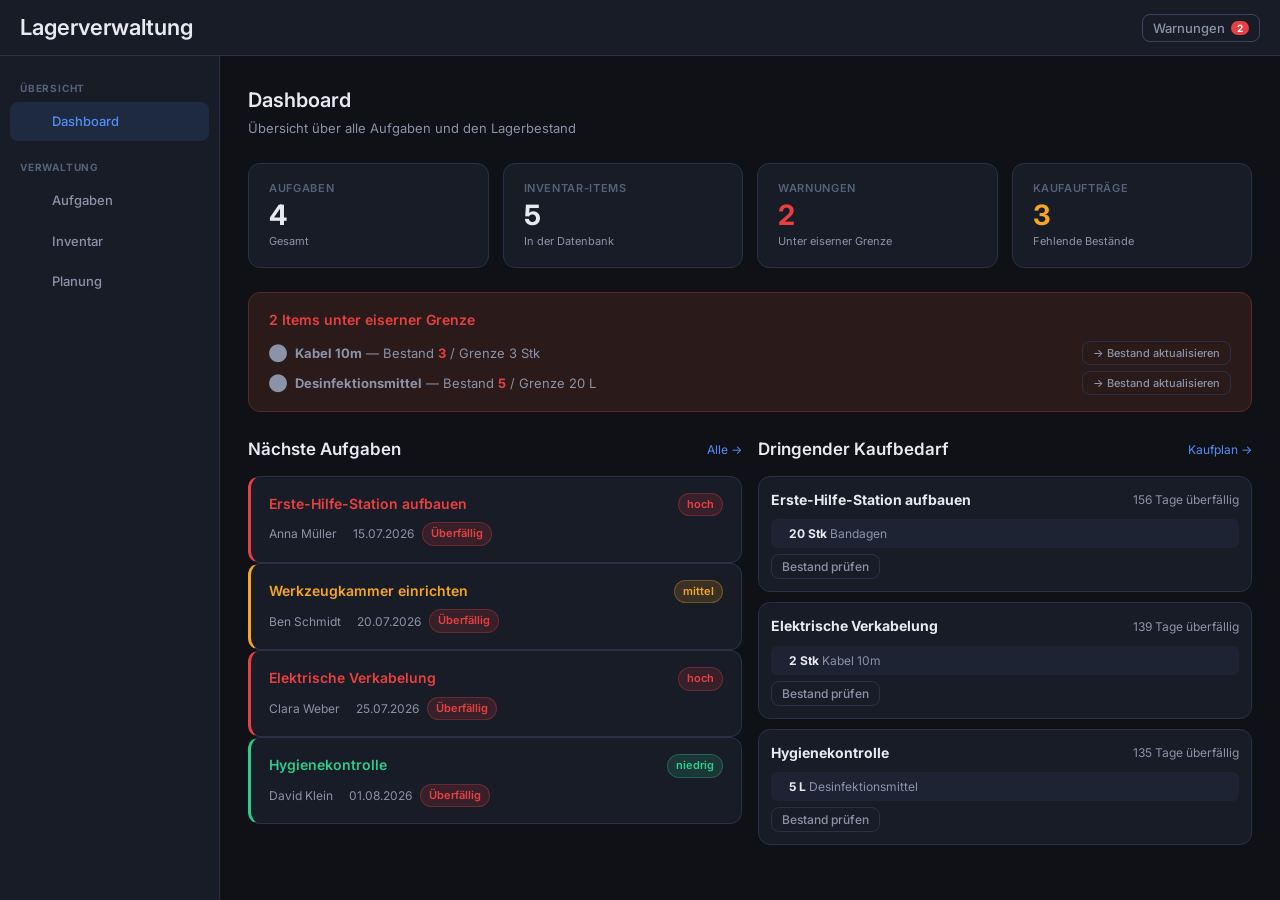
<file: Frontend/pages/dashboard.html>
<!DOCTYPE html>
<html lang="de">
<head>
  <meta charset="UTF-8">
  <meta name="viewport" content="width=device-width, initial-scale=1.0">
  <title>Dashboard — Lagerverwaltung</title>
  <link rel="preconnect" href="https://fonts.googleapis.com">
  <link href="https://fonts.googleapis.com/css2?family=Inter:wght@400;500;600;700&family=JetBrains+Mono:wght@400;600&display=swap" rel="stylesheet">
  <link rel="stylesheet" href="../css/base.css">
  <link rel="stylesheet" href="../css/layout.css">
  <link rel="stylesheet" href="../css/components.css">
</head>
<body>
<div class="app-layout">

  <header class="topbar">
    <div class="topbar-brand">
      <h1>Lagerverwaltung</h1>
    </div>
    <div class="topbar-right">
      <button class="notif-btn" onclick="location.href='inventory.html'">
        Warnungen
        <span class="notif-count hidden" id="notif-count">0</span>
      </button>
    </div>
  </header>

  <nav class="sidebar">
    <div class="sidebar-section-label">Übersicht</div>
    <a class="nav-item active" href="dashboard.html"><span class="nav-icon"></span> Dashboard</a>
    <div class="sidebar-section-label">Verwaltung</div>
    <a class="nav-item" href="tasks.html"><span class="nav-icon"></span> Aufgaben</a>
    <a class="nav-item" href="inventory.html"><span class="nav-icon"></span> Inventar</a>
    <a class="nav-item" href="timeline.html"><span class="nav-icon"></span> Planung</a>
  </nav>

  <main class="main-content">
    <div class="page-header">
      <div class="page-header-left">
        <h1>Dashboard</h1>
        <p>Übersicht über alle Aufgaben und den Lagerbestand</p>
      </div>
    </div>

    <div class="stats-row">
      <div class="stat-card">
        <div class="stat-label">Aufgaben</div>
        <div class="stat-value" id="stat-tasks">—</div>
        <div class="stat-sub">Gesamt</div>
      </div>
      <div class="stat-card">
        <div class="stat-label">Inventar-Items</div>
        <div class="stat-value" id="stat-inv">—</div>
        <div class="stat-sub">In der Datenbank</div>
      </div>
      <div class="stat-card">
        <div class="stat-label">Warnungen</div>
        <div class="stat-value text-danger" id="stat-alerts">—</div>
        <div class="stat-sub">Unter eiserner Grenze</div>
      </div>
      <div class="stat-card">
        <div class="stat-label">Kaufaufträge</div>
        <div class="stat-value text-warning" id="stat-buys">—</div>
        <div class="stat-sub">Fehlende Bestände</div>
      </div>
    </div>

    <div id="dash-alert-banner"></div>

    <div class="dashboard-grid">
      <div>
        <div class="flex justify-between items-center" style="margin-bottom:12px">
          <h2>Nächste Aufgaben</h2>
          <a href="tasks.html" style="font-size:12px">Alle →</a>
        </div>
        <div id="dash-upcoming"></div>
      </div>
      <div>
        <div class="flex justify-between items-center" style="margin-bottom:12px">
          <h2>Dringender Kaufbedarf</h2>
          <a href="timeline.html" style="font-size:12px">Kaufplan →</a>
        </div>
        <div id="dash-buys"></div>
      </div>
    </div>
  </main>
</div>

<div id="toast-container"></div>

<script src="../js/store/store.js"></script>
<script src="../js/utils/dom.js"></script>
<script src="../js/features/dashboard.js"></script>
</body>
</html>
</file>
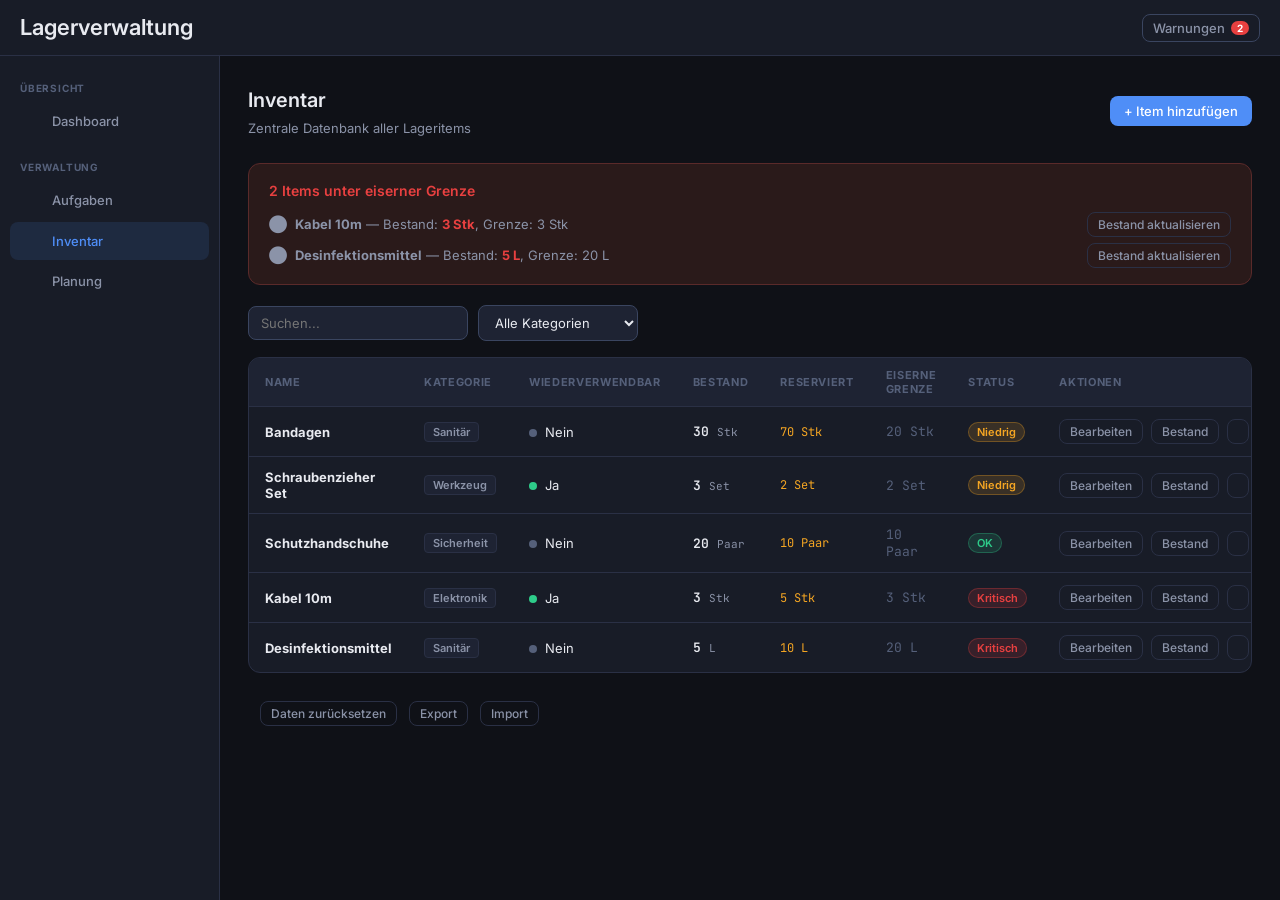
<file: Frontend/pages/inventory.html>
<!OCTYPE html>
<html lang="de">
<head>
  <meta charset="UTF-8">
  <meta name="viewport" content="width=device-width, initial-scale=1.0">
  <title>Inventar — Lagerverwaltung</title>
  <link rel="preconnect" href="https://fonts.googleapis.com">
  <link href="https://fonts.googleapis.com/css2?family=Inter:wght@400;500;600;700&family=JetBrains+Mono:wght@400;600&display=swap" rel="stylesheet">
  <link rel="stylesheet" href="../css/base.css">
  <link rel="stylesheet" href="../css/layout.css">
  <link rel="stylesheet" href="../css/components.css">
</head>
<body>
<div class="app-layout">

  <header class="topbar">
    <div class="topbar-brand">
      <h1>Lagerverwaltung</h1>
    </div>
    <div class="topbar-right">
      <button class="notif-btn" onclick="location.href='inventory.html'">
        Warnungen
        <span class="notif-count hidden" id="notif-count">0</span>
      </button>
    </div>
  </header>

  <nav class="sidebar">
    <div class="sidebar-section-label">Übersicht</div>
    <a class="nav-item" href="dashboard.html"><span class="nav-icon"></span> Dashboard</a>
    <div class="sidebar-section-label">Verwaltung</div>
    <a class="nav-item" href="tasks.html"><span class="nav-icon"></span> Aufgaben</a>
    <a class="nav-item active" href="inventory.html"><span class="nav-icon"></span> Inventar</a>
    <a class="nav-item" href="timeline.html"><span class="nav-icon"></span> Planung</a>
  </nav>

  <main class="main-content">
    <div class="page-header">
      <div class="page-header-left">
        <h1>Inventar</h1>
        <p>Zentrale Datenbank aller Lageritems</p>
      </div>
      <button class="btn-primary" id="btn-add-item">+ Item hinzufügen</button>
    </div>

    <div id="alert-banner"></div>

    <div class="filter-bar">
      <input type="search" id="filter-search" placeholder="Suchen..." style="max-width:220px">
      <select id="filter-category">
        <option value="">Alle Kategorien</option>
      </select>
    </div>

    <div class="table-wrap">
      <table>
        <thead>
          <tr>
            <th>Name</th>
            <th>Kategorie</th>
            <th>Wiederverwendbar</th>
            <th>Bestand</th>
            <th>Reserviert</th>
            <th>Eiserne Grenze</th>
            <th>Status</th>
            <th>Aktionen</th>
          </tr>
        </thead>
        <tbody id="inv-tbody">
          <tr><td colspan="8" style="text-align:center;color:var(--text3);padding:40px">Wird geladen...</td></tr>
        </tbody>
      </table>
    </div>
    
    <div style="margin-top:16px;display:flex;gap:12px;flex-wrap:wrap;padding:12px;background:var(--bg-card);border-radius:8px">
      <button class="btn-ghost btn-sm" onclick="if(confirm('Wirklich alle Daten zurücksetzen?')){localStorage.clear();location.reload();}"> Daten zurücksetzen</button>
      <button class="btn-ghost btn-sm" onclick="const data=exportData();const blob=new Blob([JSON.stringify(data,null,2)],{type:'application/json'});const a=document.createElement('a');a.href=URL.createObjectURL(blob);a.download='lagerdaten_'+new Date().toISOString().slice(0,10)+'.json';a.click();">Export</button>
      <button class="btn-ghost btn-sm" onclick="document.getElementById('import-file').click();">Import</button>
      <input type="file" id="import-file" accept=".json" style="display:none" onchange="const file=this.files[0];const reader=new FileReader();reader.onload=(e)=>{try{const data=JSON.parse(e.target.result);importData(data);showToast('Import erfolgreich','Daten wurden importiert.','success');}catch(err){showToast('Import fehlgeschlagen',err.message,'danger');}};reader.readAsText(file);">
    </div>
  </main>
</div>

<div id="toast-container"></div>

<script src="../js/store/store.js"></script>
<script src="../js/utils/dom.js"></script>
<script src="../js/features/inventory.js"></script>
</body>
</html>
</file>
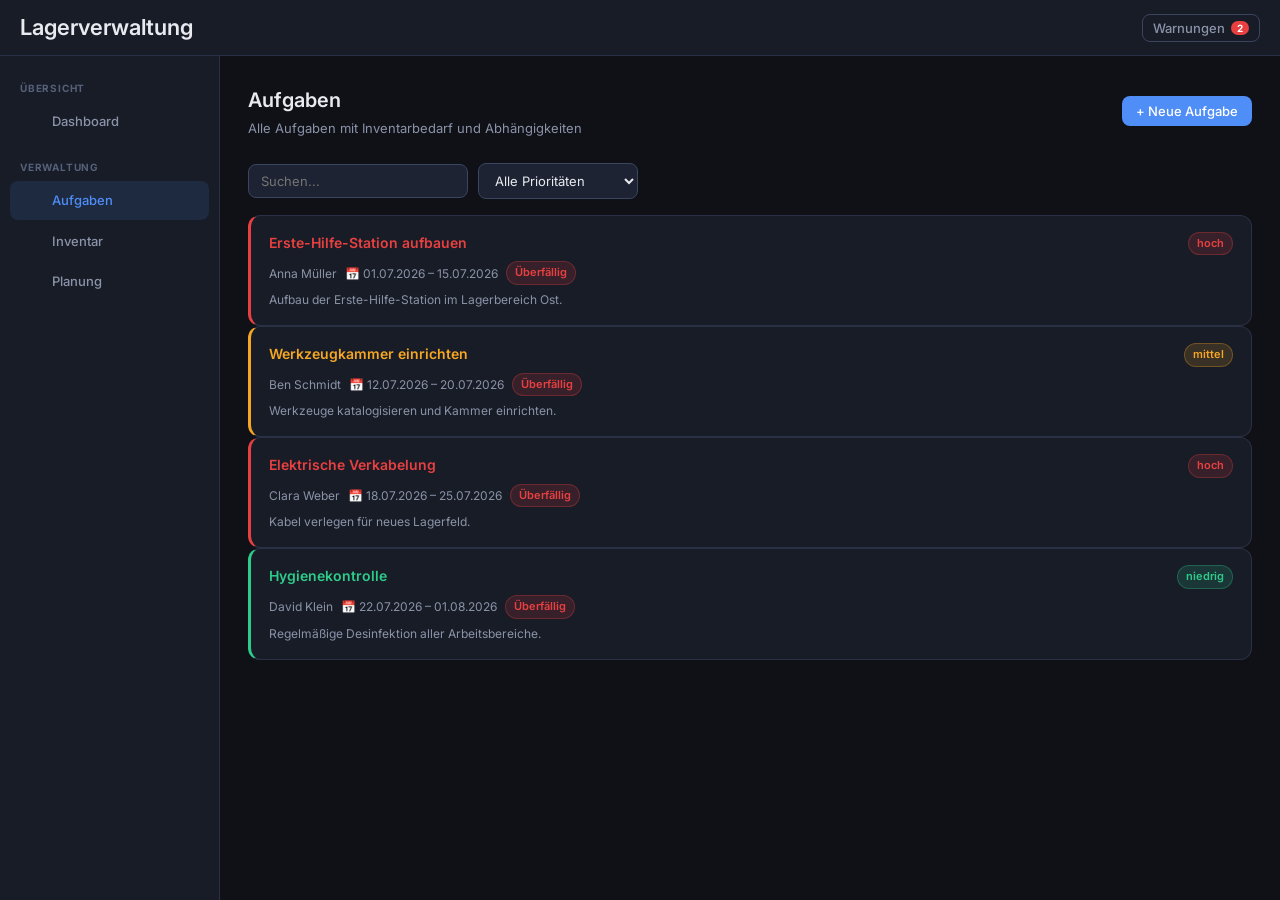
<file: Frontend/pages/tasks.html>
<!DOCTYPE html>
<html lang="de">
<head>
  <meta charset="UTF-8">
  <meta name="viewport" content="width=device-width, initial-scale=1.0">
  <title>Aufgaben — Lagerverwaltung</title>
  <link rel="preconnect" href="https://fonts.googleapis.com">
  <link href="https://fonts.googleapis.com/css2?family=Inter:wght@400;500;600;700&family=JetBrains+Mono:wght@400;600&display=swap" rel="stylesheet">
  <link rel="stylesheet" href="../css/base.css">
  <link rel="stylesheet" href="../css/layout.css">
  <link rel="stylesheet" href="../css/components.css">
</head>
<body>
<div class="app-layout">

  <header class="topbar">
    <div class="topbar-brand">
      <h1>Lagerverwaltung</h1>
    </div>
    <div class="topbar-right">
      <button class="notif-btn" onclick="location.href='inventory.html'">
        Warnungen
        <span class="notif-count hidden" id="notif-count">0</span>
      </button>
    </div>
  </header>

  <nav class="sidebar">
    <div class="sidebar-section-label">Übersicht</div>
    <a class="nav-item" href="dashboard.html"><span class="nav-icon"></span> Dashboard</a>
    <div class="sidebar-section-label">Verwaltung</div>
    <a class="nav-item active" href="tasks.html"><span class="nav-icon"></span> Aufgaben</a>
    <a class="nav-item" href="inventory.html"><span class="nav-icon"></span> Inventar</a>
    <a class="nav-item" href="timeline.html"><span class="nav-icon"></span> Planung</a>
  </nav>

  <main class="main-content">
    <div class="page-header">
      <div class="page-header-left">
        <h1>Aufgaben</h1>
        <p>Alle Aufgaben mit Inventarbedarf und Abhängigkeiten</p>
      </div>
      <button class="btn-primary" id="btn-add-task">+ Neue Aufgabe</button>
    </div>

    <div class="filter-bar">
      <input type="search" id="filter-search" placeholder="Suchen..." style="max-width:220px">
      <select id="filter-priority">
        <option value="">Alle Prioritäten</option>
        <option value="hoch">Hoch</option>
        <option value="mittel">Mittel</option>
        <option value="niedrig">Niedrig</option>
      </select>
    </div>

    <div id="task-list"></div>
  </main>
</div>

<div id="toast-container"></div>

<script src="../js/store/store.js"></script>
<script src="../js/utils/dom.js"></script>
<script src="../js/features/tasks.js"></script>
</body>
</html>
</file>
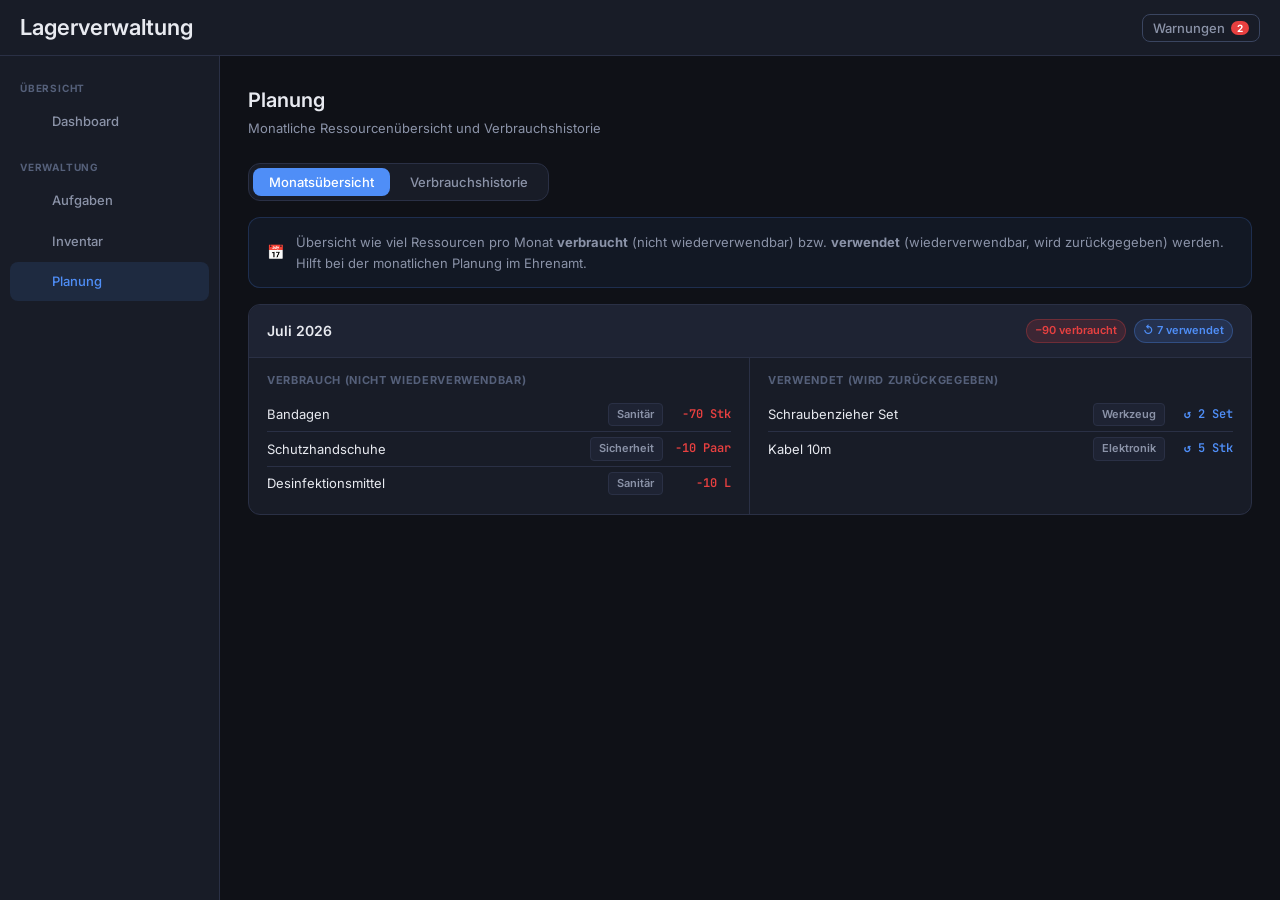
<file: Frontend/pages/timeline.html>
<!DOCTYPE html>
<html lang="de">
<head>
  <meta charset="UTF-8">
  <meta name="viewport" content="width=device-width, initial-scale=1.0">
  <title>Planung — Lagerverwaltung</title>
  <link rel="preconnect" href="https://fonts.googleapis.com">
  <link href="https://fonts.googleapis.com/css2?family=Inter:wght@400;500;600;700&family=JetBrains+Mono:wght@400;600&display=swap" rel="stylesheet">
  <link rel="stylesheet" href="../css/base.css">
  <link rel="stylesheet" href="../css/layout.css">
  <link rel="stylesheet" href="../css/components.css">
</head>
<body>
<div class="app-layout">

  <header class="topbar">
    <div class="topbar-brand">
      
      <h1>Lagerverwaltung</h1>
    </div>
    <div class="topbar-right">
      <button class="notif-btn" onclick="location.href='inventory.html'">
        Warnungen
        <span class="notif-count hidden" id="notif-count">0</span>
      </button>
    </div>
  </header>

  <nav class="sidebar">
    <div class="sidebar-section-label">Übersicht</div>
    <a class="nav-item" href="dashboard.html"><span class="nav-icon"></span> Dashboard</a>
    <div class="sidebar-section-label">Verwaltung</div>
    <a class="nav-item" href="tasks.html"><span class="nav-icon"></span> Aufgaben</a>
    <a class="nav-item" href="inventory.html"><span class="nav-icon"></span> Inventar</a>
    <a class="nav-item active" href="timeline.html"><span class="nav-icon"></span> Planung</a>
  </nav>

  <main class="main-content">
    <div class="page-header">
      <div class="page-header-left">
        <h1>Planung</h1>
        <p>Monatliche Ressourcenübersicht und Verbrauchshistorie</p>
      </div>
    </div>

    <div class="view-tabs" style="margin-bottom:16px">
      <button class="view-tab active" id="tab-monat" onclick="switchTab('monat')">Monatsübersicht</button>
      <button class="view-tab" id="tab-history" onclick="switchTab('history')">Verbrauchshistorie</button>
    </div>

    <div id="view-monat">
      <div class="card" style="margin-bottom:16px;padding:14px 18px;background:rgba(79,142,247,0.06);border-color:rgba(79,142,247,0.2)">
        <div class="flex items-center gap-3">
          <span>📅</span>
          <span style="font-size:13px;color:var(--text2)">
            Übersicht wie viel Ressourcen pro Monat <strong>verbraucht</strong> (nicht wiederverwendbar) bzw. <strong>verwendet</strong> (wiederverwendbar, wird zurückgegeben) werden.
            Hilft bei der monatlichen Planung im Ehrenamt.
          </span>
        </div>
      </div>
      <div id="monthly-container"></div>
    </div>

    <div id="view-history" style="display:none">
      <div class="card" style="margin-bottom:16px;padding:14px 18px;background:rgba(79,142,247,0.06);border-color:rgba(79,142,247,0.2)">
        <div class="flex items-center gap-3">
          <span>📋</span>
          <span style="font-size:13px;color:var(--text2)">
            Protokoll aller abgeschlossenen Aufgaben mit dem tatsächlichen Verbrauch. Hilft langfristig Muster zu erkennen.
          </span>
        </div>
      </div>
      <div id="history-container"></div>
    </div>
  </main>
</div>

<div id="toast-container"></div>

<script src="../js/store/store.js"></script>
<script src="../js/utils/dom.js"></script>
<script src="../js/features/timeline.js"></script>
</body>
</html>
</file>
<file: Frontend/css/base.css>
:root {
  --bg: #0f1117;
  --bg2: #181c27;
  --bg3: #1e2333;
  --border: #2a3045;
  --border2: #3a4560;
  --text: #e8eaf0;
  --text2: #8b93a8;
  --text3: #55607a;
  --accent: #4f8ef7;
  --accent2: #3a7aed;
  --success: #2ecc8a;
  --warning: #f5a623;
  --danger: #e84040;
  --danger-bg: #2a1a1a;
  --danger-border: #5a2a2a;
  --radius: 8px;
  --radius-lg: 12px;
  --shadow: 0 2px 8px rgba(0,0,0,0.4);
}

*, *::before, *::after { box-sizing: border-box; margin: 0; padding: 0; }

body {
  font-family: 'Inter', system-ui, sans-serif;
  background: var(--bg);
  color: var(--text);
  font-size: 14px;
  line-height: 1.6;
  min-height: 100vh;
}

a { color: var(--accent); text-decoration: none; }
a:hover { text-decoration: underline; }

h1 { font-size: 22px; font-weight: 600; }
h2 { font-size: 17px; font-weight: 600; }
h3 { font-size: 14px; font-weight: 600; }

button {
  font-family: inherit;
  font-size: 13px;
  cursor: pointer;
  border: none;
  border-radius: var(--radius);
  padding: 7px 14px;
  font-weight: 500;
  transition: opacity 0.15s, background 0.15s;
}
button:hover { opacity: 0.88; }
button:active { opacity: 0.75; }

.btn-primary { background: var(--accent); color: #fff; }
.btn-secondary { background: var(--bg3); color: var(--text); border: 1px solid var(--border2); }
.btn-danger { background: var(--danger); color: #fff; }
.btn-ghost { background: transparent; color: var(--text2); border: 1px solid var(--border); }
.btn-sm { padding: 4px 10px; font-size: 12px; }

input, select, textarea {
  font-family: inherit;
  font-size: 13px;
  background: var(--bg3);
  color: var(--text);
  border: 1px solid var(--border2);
  border-radius: var(--radius);
  padding: 8px 12px;
  outline: none;
  transition: border-color 0.15s;
  width: 100%;
}
input:focus, select:focus, textarea:focus { border-color: var(--accent); }
textarea { resize: vertical; min-height: 80px; }
select option { background: var(--bg3); }

label { font-size: 12px; color: var(--text2); font-weight: 500; margin-bottom: 4px; display: block; }

.form-group { display: flex; flex-direction: column; gap: 4px; margin-bottom: 14px; }

.badge {
  display: inline-flex;
  align-items: center;
  gap: 4px;
  padding: 2px 8px;
  border-radius: 20px;
  font-size: 11px;
  font-weight: 600;
}
.badge-ok { background: rgba(46,204,138,0.15); color: var(--success); border: 1px solid rgba(46,204,138,0.3); }
.badge-warn { background: rgba(245,166,35,0.15); color: var(--warning); border: 1px solid rgba(245,166,35,0.3); }
.badge-danger { background: rgba(232,64,64,0.15); color: var(--danger); border: 1px solid rgba(232,64,64,0.3); }
.badge-info { background: rgba(79,142,247,0.15); color: var(--accent); border: 1px solid rgba(79,142,247,0.3); }
.badge-gray { background: var(--bg3); color: var(--text2); border: 1px solid var(--border); }

.card {
  background: var(--bg2);
  border: 1px solid var(--border);
  border-radius: var(--radius-lg);
  padding: 20px;
}

.empty-state {
  text-align: center;
  padding: 48px 20px;
  color: var(--text3);
}
.empty-state p { margin-top: 8px; font-size: 13px; }

.divider { border: none; border-top: 1px solid var(--border); margin: 16px 0; }

.flex { display: flex; }
.flex-col { flex-direction: column; }
.items-center { align-items: center; }
.justify-between { justify-content: space-between; }
.gap-2 { gap: 8px; }
.gap-3 { gap: 12px; }
.gap-4 { gap: 16px; }
.mt-1 { margin-top: 4px; }
.mt-2 { margin-top: 8px; }
.mt-3 { margin-top: 12px; }
.text-sm { font-size: 12px; }
.text-muted { color: var(--text2); }
.text-danger { color: var(--danger); }
.text-success { color: var(--success); }
.text-warning { color: var(--warning); }
.font-mono { font-family: 'JetBrains Mono', monospace; }

/* Toast notifications */
#toast-container {
  position: fixed;
  bottom: 24px;
  right: 24px;
  display: flex;
  flex-direction: column;
  gap: 8px;
  z-index: 9999;
}
.toast {
  background: var(--bg2);
  border: 1px solid var(--border2);
  border-radius: var(--radius);
  padding: 12px 16px;
  min-width: 280px;
  max-width: 380px;
  display: flex;
  align-items: flex-start;
  gap: 10px;
  box-shadow: var(--shadow);
  animation: slideIn 0.2s ease;
}
.toast.danger { border-color: var(--danger); background: var(--danger-bg); }
.toast.success { border-color: var(--success); }
.toast-icon { font-size: 16px; }
.toast-body { flex: 1; }
.toast-title { font-weight: 600; font-size: 13px; }
.toast-msg { font-size: 12px; color: var(--text2); margin-top: 2px; }
@keyframes slideIn { from { transform: translateX(20px); opacity: 0; } to { transform: translateX(0); opacity: 1; } }

/* Modal */
.modal-backdrop {
  position: fixed; inset: 0;
  background: rgba(0,0,0,0.6);
  display: flex; align-items: center; justify-content: center;
  z-index: 1000;
  padding: 16px;
}
.modal {
  background: var(--bg2);
  border: 1px solid var(--border2);
  border-radius: var(--radius-lg);
  padding: 24px;
  width: 100%;
  max-width: 480px;
  max-height: 90vh;
  overflow-y: auto;
}
.modal-header { display: flex; justify-content: space-between; align-items: center; margin-bottom: 20px; }
.modal-close { background: none; border: none; color: var(--text2); font-size: 20px; cursor: pointer; padding: 2px 6px; border-radius: 4px; }
.modal-close:hover { background: var(--bg3); }
.modal-footer { display: flex; gap: 8px; justify-content: flex-end; margin-top: 20px; }

/* Priority colors */
.priority-hoch { color: var(--danger); }
.priority-mittel { color: var(--warning); }
.priority-niedrig { color: var(--success); }
</file>
<file: Frontend/css/layout.css>
.app-layout {
  display: grid;
  grid-template-columns: 220px 1fr;
  grid-template-rows: 56px 1fr;
  min-height: 100vh;
}

/* Topbar */
.topbar {
  grid-column: 1 / -1;
  background: var(--bg2);
  border-bottom: 1px solid var(--border);
  display: flex;
  align-items: center;
  justify-content: space-between;
  padding: 0 20px;
  position: sticky;
  top: 0;
  z-index: 100;
}
.topbar-brand {
  display: flex;
  align-items: center;
  gap: 10px;
  font-weight: 700;
  font-size: 15px;
  color: var(--text);
}
.topbar-brand .logo-icon {
  width: 28px; height: 28px;
  background: var(--accent);
  border-radius: 7px;
  display: flex; align-items: center; justify-content: center;
  font-size: 14px;
}
.topbar-right {
  display: flex;
  align-items: center;
  gap: 12px;
}
.notif-btn {
  background: none;
  border: 1px solid var(--border2);
  color: var(--text2);
  border-radius: var(--radius);
  padding: 5px 10px;
  display: flex;
  align-items: center;
  gap: 6px;
  font-size: 13px;
  position: relative;
}
.notif-count {
  background: var(--danger);
  color: #fff;
  font-size: 10px;
  font-weight: 700;
  border-radius: 10px;
  padding: 1px 5px;
  min-width: 18px;
  text-align: center;
}
.notif-count.hidden { display: none; }

/* Sidebar */
.sidebar {
  background: var(--bg2);
  border-right: 1px solid var(--border);
  padding: 16px 10px;
  display: flex;
  flex-direction: column;
  gap: 2px;
  overflow-y: auto;
}
.sidebar-section-label {
  font-size: 10px;
  font-weight: 700;
  letter-spacing: 0.08em;
  color: var(--text3);
  text-transform: uppercase;
  padding: 8px 10px 4px;
  margin-top: 8px;
}
.sidebar-section-label:first-child { margin-top: 0; }

.nav-item {
  display: flex;
  align-items: center;
  gap: 10px;
  padding: 9px 12px;
  border-radius: var(--radius);
  color: var(--text2);
  font-size: 13px;
  font-weight: 500;
  cursor: pointer;
  transition: background 0.12s, color 0.12s;
  text-decoration: none;
}
.nav-item:hover { background: var(--bg3); color: var(--text); text-decoration: none; }
.nav-item.active { background: rgba(79,142,247,0.12); color: var(--accent); }
.nav-item .nav-icon { font-size: 16px; width: 20px; text-align: center; }
.nav-item .nav-badge { margin-left: auto; }

/* Main content */
.main-content {
  padding: 28px;
  overflow-y: auto;
}

/* Page header */
.page-header {
  display: flex;
  align-items: center;
  justify-content: space-between;
  margin-bottom: 24px;
}
.page-header-left h1 { font-size: 20px; }
.page-header-left p { font-size: 13px; color: var(--text2); margin-top: 2px; }

/* Stats row */
.stats-row {
  display: grid;
  grid-template-columns: repeat(auto-fit, minmax(160px, 1fr));
  gap: 14px;
  margin-bottom: 24px;
}
.stat-card {
  background: var(--bg2);
  border: 1px solid var(--border);
  border-radius: var(--radius-lg);
  padding: 16px 20px;
}
.stat-label { font-size: 11px; font-weight: 600; color: var(--text3); text-transform: uppercase; letter-spacing: 0.06em; }
.stat-value { font-size: 28px; font-weight: 700; margin-top: 4px; line-height: 1; }
.stat-sub { font-size: 11px; color: var(--text2); margin-top: 4px; }

/* Responsive */
@media (max-width: 768px) {
  .app-layout { grid-template-columns: 1fr; grid-template-rows: 56px auto 1fr; }
  .sidebar { display: none; }
  .main-content { padding: 16px; }
}
</file>
<file: Frontend/css/components.css>
/* Filter bar */
.filter-bar {
  display: flex;
  gap: 10px;
  align-items: center;
  margin-bottom: 16px;
  flex-wrap: wrap;
}
.filter-bar input[type="search"] { max-width: 240px; }
.filter-bar select { max-width: 160px; }

/* Table */
.table-wrap {
  background: var(--bg2);
  border: 1px solid var(--border);
  border-radius: var(--radius-lg);
  overflow: hidden;
}
table { width: 100%; border-collapse: collapse; }
thead th {
  text-align: left;
  padding: 10px 16px;
  font-size: 11px;
  font-weight: 700;
  color: var(--text3);
  text-transform: uppercase;
  letter-spacing: 0.06em;
  background: var(--bg3);
  border-bottom: 1px solid var(--border);
}
tbody tr {
  border-bottom: 1px solid var(--border);
  transition: background 0.1s;
}
tbody tr:last-child { border-bottom: none; }
tbody tr:hover { background: rgba(255,255,255,0.02); }
td { padding: 12px 16px; font-size: 13px; vertical-align: middle; }

/* Progress bar for stock */
.stock-bar {
  display: flex;
  align-items: center;
  gap: 8px;
}
.stock-bar-track {
  flex: 1;
  height: 4px;
  background: var(--bg3);
  border-radius: 2px;
  overflow: hidden;
  min-width: 60px;
}
.stock-bar-fill {
  height: 100%;
  border-radius: 2px;
  transition: width 0.3s;
}
.stock-bar-fill.ok { background: var(--success); }
.stock-bar-fill.warn { background: var(--warning); }
.stock-bar-fill.danger { background: var(--danger); }
.stock-bar-value { font-size: 12px; font-weight: 600; min-width: 28px; text-align: right; font-family: 'JetBrains Mono', monospace; }

/* Category tag */
.category-tag {
  display: inline-block;
  padding: 2px 8px;
  border-radius: 4px;
  font-size: 11px;
  font-weight: 600;
  background: var(--bg3);
  color: var(--text2);
  border: 1px solid var(--border);
}

/* Reusable indicator */
.reusable-dot {
  width: 8px; height: 8px;
  border-radius: 50%;
  display: inline-block;
  margin-right: 4px;
}
.reusable-dot.yes { background: var(--success); }
.reusable-dot.no  { background: var(--text3); }

/* Task card list */
.task-list { display: flex; flex-direction: column; gap: 10px; }
.task-card {
  background: var(--bg2);
  border: 1px solid var(--border);
  border-radius: var(--radius-lg);
  padding: 16px 18px;
  cursor: pointer;
  transition: border-color 0.15s, background 0.15s;
}
.task-card:hover { border-color: var(--border2); background: var(--bg3); }
.task-card.priority-hoch  { border-left: 3px solid var(--danger); }
.task-card.priority-mittel { border-left: 3px solid var(--warning); }
.task-card.priority-niedrig { border-left: 3px solid var(--success); }
.task-card-header { display: flex; justify-content: space-between; align-items: flex-start; gap: 12px; }
.task-card-title { font-weight: 600; font-size: 14px; }
.task-card-meta { display: flex; gap: 8px; align-items: center; margin-top: 6px; flex-wrap: wrap; }
.task-card-desc { font-size: 12px; color: var(--text2); margin-top: 6px; line-height: 1.5; }

/* Dependency chips */
.dep-chips { display: flex; flex-wrap: wrap; gap: 6px; }
.dep-chip {
  display: inline-flex; align-items: center; gap: 4px;
  background: var(--bg3);
  border: 1px solid var(--border2);
  border-radius: 6px;
  padding: 3px 8px;
  font-size: 11px;
  color: var(--text2);
}
.dep-chip .remove-dep {
  background: none; border: none; color: var(--text3);
  cursor: pointer; padding: 0; font-size: 13px; line-height: 1;
}
.dep-chip .remove-dep:hover { color: var(--danger); opacity: 1; }

/* Inventory item row in task detail */
.inv-item-row {
  display: flex;
  align-items: center;
  gap: 10px;
  padding: 8px 12px;
  background: var(--bg3);
  border-radius: var(--radius);
  margin-bottom: 6px;
}
.inv-item-name { flex: 1; font-size: 13px; }
.inv-qty-input { width: 70px; }

/* Timeline */
.timeline { display: flex; flex-direction: column; gap: 0; }
.timeline-item {
  display: flex;
  gap: 16px;
  padding-bottom: 24px;
  position: relative;
}
.timeline-item::before {
  content: '';
  position: absolute;
  left: 19px; top: 32px;
  width: 2px;
  bottom: 0;
  background: var(--border);
}
.timeline-item:last-child::before { display: none; }
.timeline-dot {
  width: 40px; height: 40px;
  border-radius: 50%;
  background: var(--bg3);
  border: 2px solid var(--border2);
  display: flex; align-items: center; justify-content: center;
  font-size: 16px;
  flex-shrink: 0;
  z-index: 1;
}
.timeline-dot.urgent { border-color: var(--danger); background: var(--danger-bg); }
.timeline-dot.soon { border-color: var(--warning); }
.timeline-dot.ok { border-color: var(--success); }
.timeline-body { flex: 1; padding-top: 8px; }
.timeline-date { font-size: 11px; color: var(--text3); font-weight: 600; text-transform: uppercase; letter-spacing: 0.06em; }
.timeline-title { font-weight: 600; font-size: 14px; margin-top: 2px; }
.timeline-items { margin-top: 8px; display: flex; flex-direction: column; gap: 4px; }
.timeline-buy-item {
  display: flex; align-items: center; gap: 8px;
  font-size: 12px; color: var(--text2);
  background: var(--bg3); border-radius: 6px; padding: 5px 10px;
}
.timeline-buy-item strong { color: var(--text); }

/* Alert panel */
.alert-panel {
  background: var(--danger-bg);
  border: 1px solid var(--danger-border);
  border-radius: var(--radius-lg);
  padding: 16px 20px;
  margin-bottom: 20px;
}
.alert-panel h3 { color: var(--danger); display: flex; align-items: center; gap: 8px; }
.alert-list { margin-top: 10px; display: flex; flex-direction: column; gap: 6px; }
.alert-list-item { font-size: 13px; display: flex; align-items: center; gap: 8px; color: var(--text2); }

/* Dashboard grid */
.dashboard-grid {
  display: grid;
  grid-template-columns: 1fr 1fr;
  gap: 16px;
  margin-top: 24px;
}
@media (max-width: 900px) { .dashboard-grid { grid-template-columns: 1fr; } }
/* Min-Stock Einträge in der Timeline */
.timeline-item.min-stock-entry {
  border-left: 2px solid var(--danger);
}

.timeline-buy-item.min-stock-item {
  background: rgba(239, 68, 68, 0.08);
  border-radius: 2px;
  padding: 4px 8px;
}

.timeline-buy-item.min-stock-item span:first-child {
  filter: grayscale(0);
}

/* View Tabs */
.view-tabs {
  display: flex;
  gap: 4px;
  background: var(--bg2);
  border: 1px solid var(--border);
  border-radius: var(--radius-lg);
  padding: 4px;
  width: fit-content;
}
.view-tab {
  background: transparent;
  color: var(--text2);
  border: none;
  border-radius: var(--radius);
  padding: 6px 16px;
  font-size: 13px;
  font-weight: 500;
  cursor: pointer;
  transition: background 0.15s, color 0.15s;
}
.view-tab:hover { background: var(--bg3); color: var(--text); opacity: 1; }
.view-tab.active { background: var(--accent); color: #fff; }

/* Monthly Forecast */
.monthly-card {
  background: var(--bg2);
  border: 1px solid var(--border);
  border-radius: var(--radius-lg);
  margin-bottom: 12px;
  overflow: hidden;
}
.monthly-card-header {
  display: flex;
  justify-content: space-between;
  align-items: center;
  padding: 14px 18px;
  background: var(--bg3);
  border-bottom: 1px solid var(--border);
}
.monthly-card-body {
  display: grid;
  grid-template-columns: 1fr 1fr;
  gap: 0;
}
@media (max-width: 700px) { .monthly-card-body { grid-template-columns: 1fr; } }
.monthly-section {
  padding: 14px 18px;
  border-right: 1px solid var(--border);
}
.monthly-section:last-child { border-right: none; }
.monthly-section-label {
  font-size: 11px;
  font-weight: 700;
  color: var(--text3);
  text-transform: uppercase;
  letter-spacing: 0.06em;
  margin-bottom: 8px;
}
.monthly-item {
  display: flex;
  align-items: center;
  gap: 8px;
  padding: 5px 0;
  border-bottom: 1px solid var(--border);
  font-size: 13px;
}
.monthly-item:last-child { border-bottom: none; }
.monthly-item-name { flex: 1; }
.monthly-item-qty { font-family: 'JetBrains Mono', monospace; font-size: 12px; font-weight: 600; min-width: 60px; text-align: right; }

/* Completion History */
.history-entry {
  background: var(--bg2);
  border: 1px solid var(--border);
  border-radius: var(--radius-lg);
  padding: 14px 18px;
  margin-bottom: 10px;
}
.history-entry-header {
  display: flex;
  justify-content: space-between;
  align-items: center;
  gap: 12px;
  margin-bottom: 4px;
}
</file>
